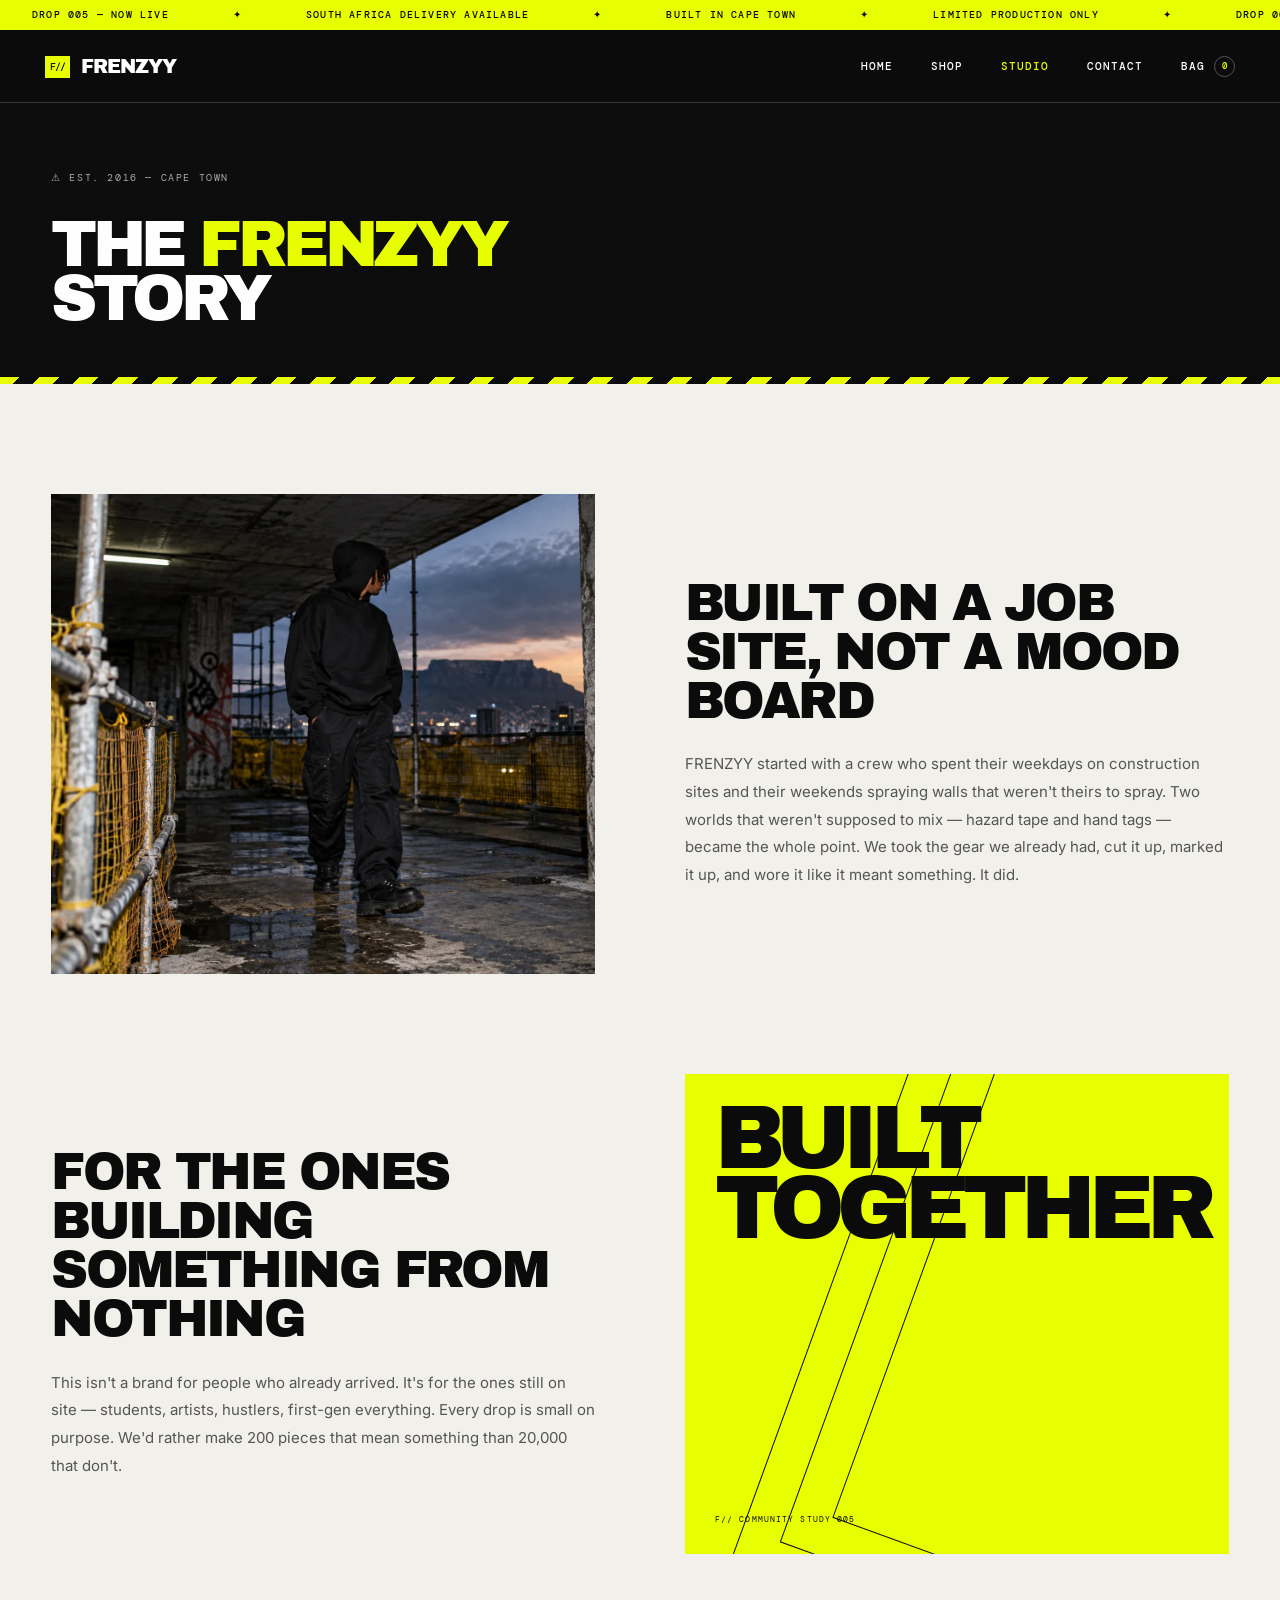
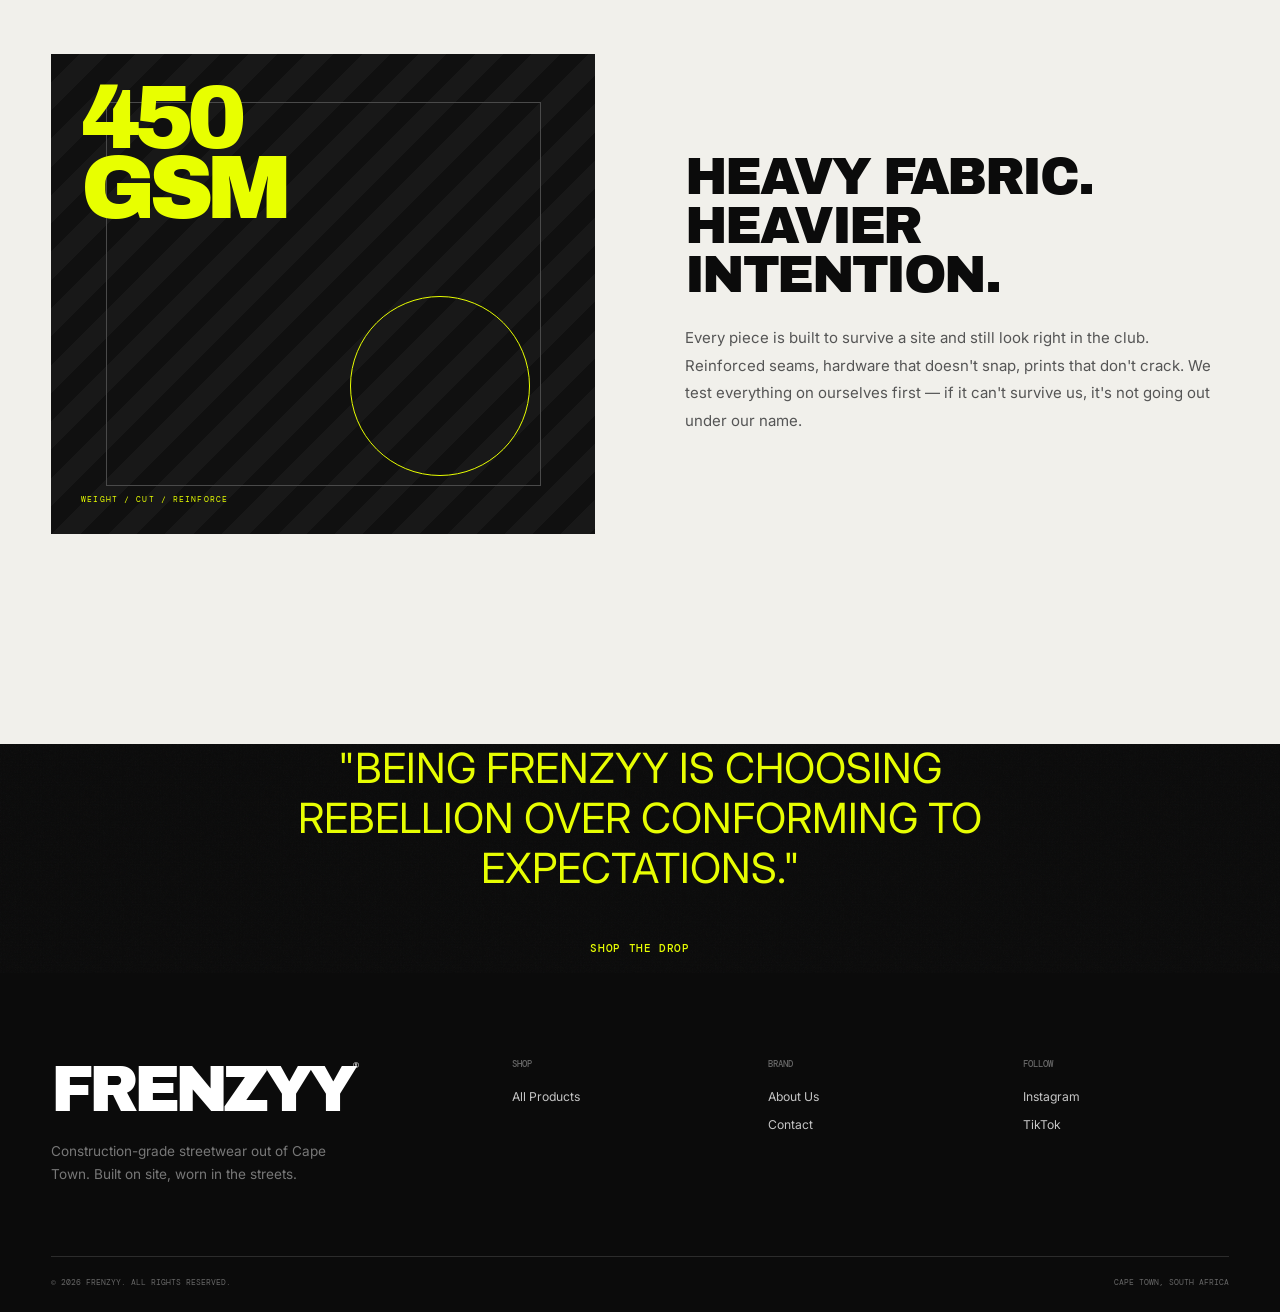
<file: about.html>
<!DOCTYPE html>
<html lang="en">
<head>
<meta charset="UTF-8" />
<meta name="viewport" content="width=device-width, initial-scale=1.0" />
<title>About — FRENZYY</title>
<link rel="stylesheet" href="css/styles.css?v=3" />
</head>
<body>

<div class="top-bar">
  <div class="marquee">
    <div class="marquee-track">
      <span>FRENZYY DROP 005 OUT NOW</span>
      <span>UNDER CONSTRUCTION SINCE DAY ONE</span>
      <span>LIMITED RUN — STOCK WON'T LAST</span>
      <span>HANDLE WITH CARE</span>
      <span>FRENZYY DROP 005 OUT NOW</span>
      <span>UNDER CONSTRUCTION SINCE DAY ONE</span>
      <span>LIMITED RUN — STOCK WON'T LAST</span>
      <span>HANDLE WITH CARE</span>
    </div>
  </div>
</div>

<header class="site-header">
  <div class="nav-wrap">
    <a href="index.html" class="brand-logo"><span class="bolt">⚙</span> FRENZYY</a>
    <button class="burger" id="burgerBtn" aria-label="Menu">&#9776;</button>
    <nav class="nav-menu" id="navMenu">
      <a href="index.html">Home</a>
      <a href="shop.html">Shop</a>
      <a href="about.html" class="active">About</a>
      <a href="contact.html">Contact</a>
      <a href="cart.html" class="cart-link">Bag <span class="cart-count" id="cartCountNav">0</span></a>
    </nav>
  </div>
</header>

<div class="hero spray-texture" style="padding:70px 4% 50px;">
  <div class="hero-kicker" style="position:relative; z-index:2;">⚠ Est. 2016 — Cape Town</div>
  <h1 style="font-size:clamp(2.2rem,5.4vw,4rem);">THE <span class="tag-word">FRENZYY</span><br>STORY</h1>
</div>

<div class="caution-stripes caution-stripes-thin"></div>

<section>
  <div class="story-block reveal">
    <div class="story-media">
      <img src="images/hero-campaign-v2.webp" alt="FRENZYY utility look photographed on a Cape Town construction site" class="story-photo story-photo-origin">
    </div>
    <div class="story-text">
      <h2>Built On A Job Site, Not A Mood Board</h2>
      <p>FRENZYY started with a crew who spent their weekdays on construction sites and their weekends spraying walls that weren't theirs to spray. Two worlds that weren't supposed to mix — hazard tape and hand tags — became the whole point. We took the gear we already had, cut it up, marked it up, and wore it like it meant something. It did.</p>
    </div>
  </div>

  <div class="story-block reverse reveal">
    <div class="story-media">
      <div class="story-art story-art-community" role="img" aria-label="FRENZYY community field-note artwork"><span>BUILT<br>TOGETHER</span><small>F// COMMUNITY STUDY 005</small></div>
    </div>
    <div class="story-text">
      <h2>For The Ones Building Something From Nothing</h2>
      <p>This isn't a brand for people who already arrived. It's for the ones still on site — students, artists, hustlers, first-gen everything. Every drop is small on purpose. We'd rather make 200 pieces that mean something than 20,000 that don't.</p>
    </div>
  </div>

  <div class="story-block reveal">
    <div class="story-media">
      <div class="story-art story-art-craft" role="img" aria-label="FRENZYY garment construction artwork"><span>450<br>GSM</span><small>WEIGHT / CUT / REINFORCE</small></div>
    </div>
    <div class="story-text">
      <h2>Heavy Fabric. Heavier Intention.</h2>
      <p>Every piece is built to survive a site and still look right in the club. Reinforced seams, hardware that doesn't snap, prints that don't crack. We test everything on ourselves first — if it can't survive us, it's not going out under our name.</p>
    </div>
  </div>
</section>

<div class="section-dark center spray-texture">
  <div class="inner">
    <p class="manifesto-quote" style="font-family:var(--font-display); text-transform:uppercase; font-size:clamp(1.6rem,4vw,2.6rem); color:var(--yellow); max-width:800px; margin:0 auto; line-height:1.2;">
      "Being FRENZYY is choosing rebellion over conforming to expectations."
    </p>
    <a href="shop.html" class="btn btn-fill" style="margin-top:30px;">Shop The Drop</a>
  </div>
</div>

<footer class="site-footer">
  <div class="foot-grid">
    <div class="foot-col" style="flex:1.4; min-width:220px;">
      <div class="foot-brand">FRENZYY</div>
      <p style="font-size:.85rem; line-height:1.7; max-width:300px;">Construction-grade streetwear out of Cape Town. Built on site, worn in the streets.</p>
    </div>
    <div class="foot-col">
      <h4>Shop</h4>
      <a href="shop.html">All Products</a>
    </div>
    <div class="foot-col">
      <h4>Brand</h4>
      <a href="about.html">About Us</a>
      <a href="contact.html">Contact</a>
    </div>
    <div class="foot-col">
      <h4>Follow</h4>
      <a href="#">Instagram</a>
      <a href="#">TikTok</a>
    </div>
  </div>
  <div class="foot-bottom">
    <span>&copy; 2026 FRENZYY. ALL RIGHTS RESERVED.</span>
    <span>CAPE TOWN, SOUTH AFRICA</span>
  </div>
</footer>

<script src="js/data.js?v=3"></script>
<script src="js/cart.js"></script>
<script src="js/main.js?v=3"></script>
</body>
</html>
</file>
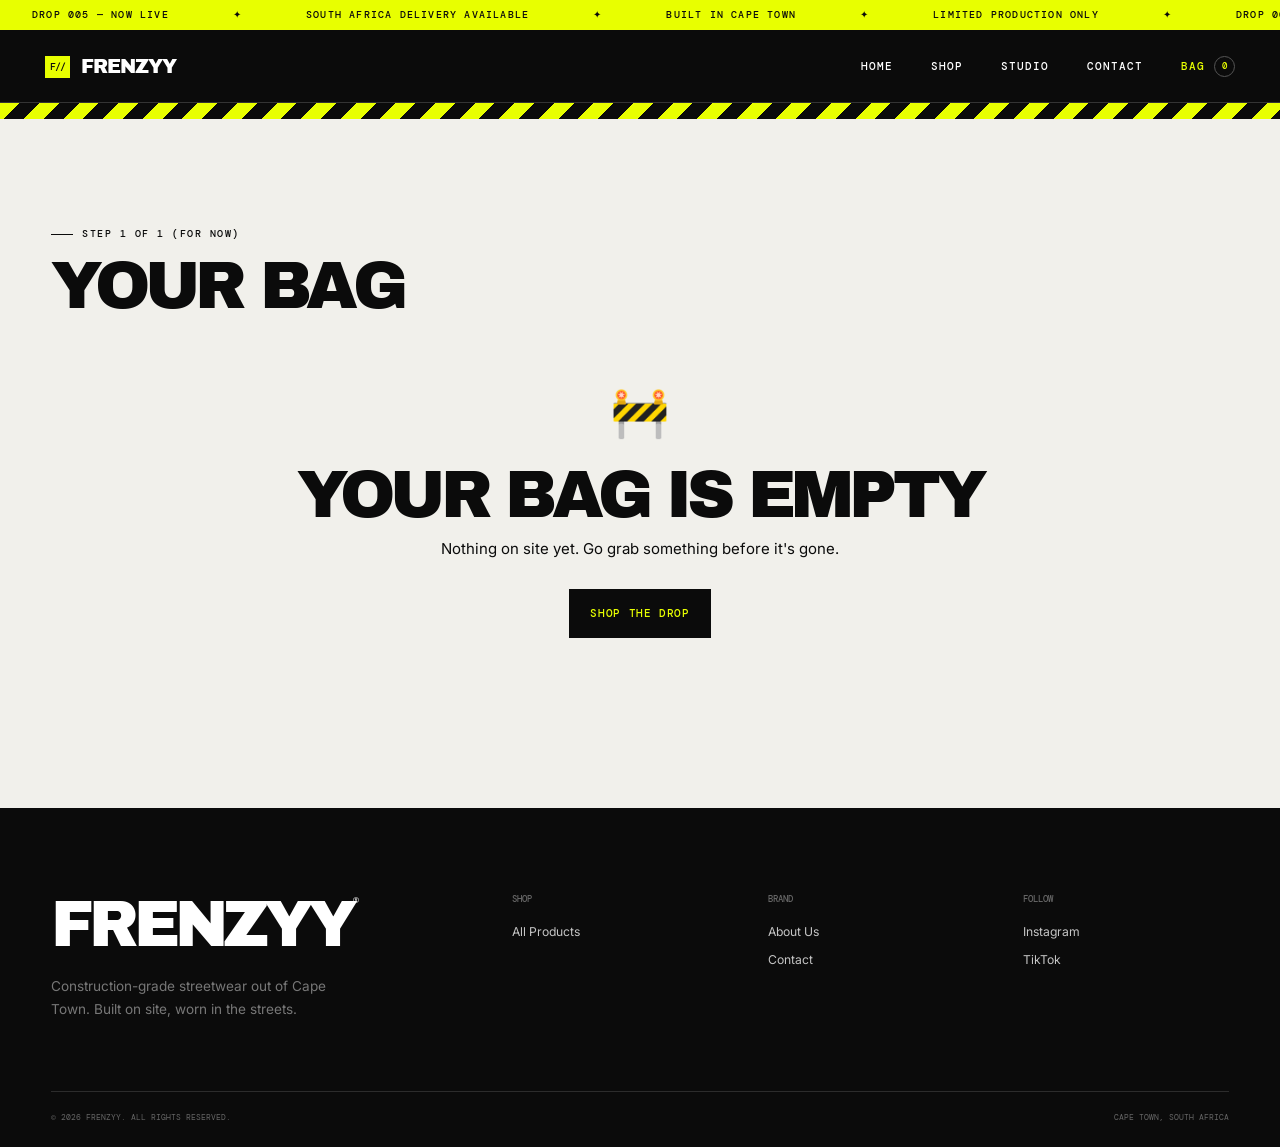
<file: cart.html>
<!DOCTYPE html>
<html lang="en">
<head>
<meta charset="UTF-8" />
<meta name="viewport" content="width=device-width, initial-scale=1.0" />
<title>Your Bag — FRENZYY</title>
<link rel="stylesheet" href="css/styles.css?v=3" />
</head>
<body>

<div class="top-bar">
  <div class="marquee">
    <div class="marquee-track">
      <span>FRENZYY DROP 005 OUT NOW</span>
      <span>UNDER CONSTRUCTION SINCE DAY ONE</span>
      <span>LIMITED RUN — STOCK WON'T LAST</span>
      <span>HANDLE WITH CARE</span>
      <span>FRENZYY DROP 005 OUT NOW</span>
      <span>UNDER CONSTRUCTION SINCE DAY ONE</span>
      <span>LIMITED RUN — STOCK WON'T LAST</span>
      <span>HANDLE WITH CARE</span>
    </div>
  </div>
</div>

<header class="site-header">
  <div class="nav-wrap">
    <a href="index.html" class="brand-logo"><span class="bolt">⚙</span> FRENZYY</a>
    <button class="burger" id="burgerBtn" aria-label="Menu">&#9776;</button>
    <nav class="nav-menu" id="navMenu">
      <a href="index.html">Home</a>
      <a href="shop.html">Shop</a>
      <a href="about.html">About</a>
      <a href="contact.html">Contact</a>
      <a href="cart.html" class="cart-link active">Bag <span class="cart-count" id="cartCountNav">0</span></a>
    </nav>
  </div>
</header>

<div class="caution-stripes" style="height:16px;"></div>

<section>
  <div class="eyebrow">Step 1 Of 1 (For Now)</div>
  <h2 class="section-title">Your Bag</h2>
  <div id="cartWrap"></div>
</section>

<!-- CHECKOUT PLACEHOLDER MODAL -->
<div class="modal-overlay" id="checkoutModal">
  <div class="modal-box">
    <button class="modal-close" onclick="closeCheckoutModal()">&times;</button>
    <h3>🚧 Checkout Coming Soon</h3>
    <p>Online payments are still under construction. Copy your order summary below and send it to us on WhatsApp or Instagram to lock it in — we'll confirm stock and get you paid up manually for now.</p>
    <div class="modal-actions">
      <button class="btn btn-fill btn-sm" id="copySummaryBtn" onclick="copyOrderSummary()">Copy Order Summary</button>
      <a class="btn btn-outline btn-sm" href="contact.html">Go To Contact</a>
    </div>
  </div>
</div>

<footer class="site-footer">
  <div class="foot-grid">
    <div class="foot-col" style="flex:1.4; min-width:220px;">
      <div class="foot-brand">FRENZYY</div>
      <p style="font-size:.85rem; line-height:1.7; max-width:300px;">Construction-grade streetwear out of Cape Town. Built on site, worn in the streets.</p>
    </div>
    <div class="foot-col">
      <h4>Shop</h4>
      <a href="shop.html">All Products</a>
    </div>
    <div class="foot-col">
      <h4>Brand</h4>
      <a href="about.html">About Us</a>
      <a href="contact.html">Contact</a>
    </div>
    <div class="foot-col">
      <h4>Follow</h4>
      <a href="#">Instagram</a>
      <a href="#">TikTok</a>
    </div>
  </div>
  <div class="foot-bottom">
    <span>&copy; 2026 FRENZYY. ALL RIGHTS RESERVED.</span>
    <span>CAPE TOWN, SOUTH AFRICA</span>
  </div>
</footer>

<script src="js/data.js?v=3"></script>
<script src="js/cart.js"></script>
<script src="js/main.js?v=3"></script>
<script>
  renderCartPage();
</script>
</body>
</html>
</file>
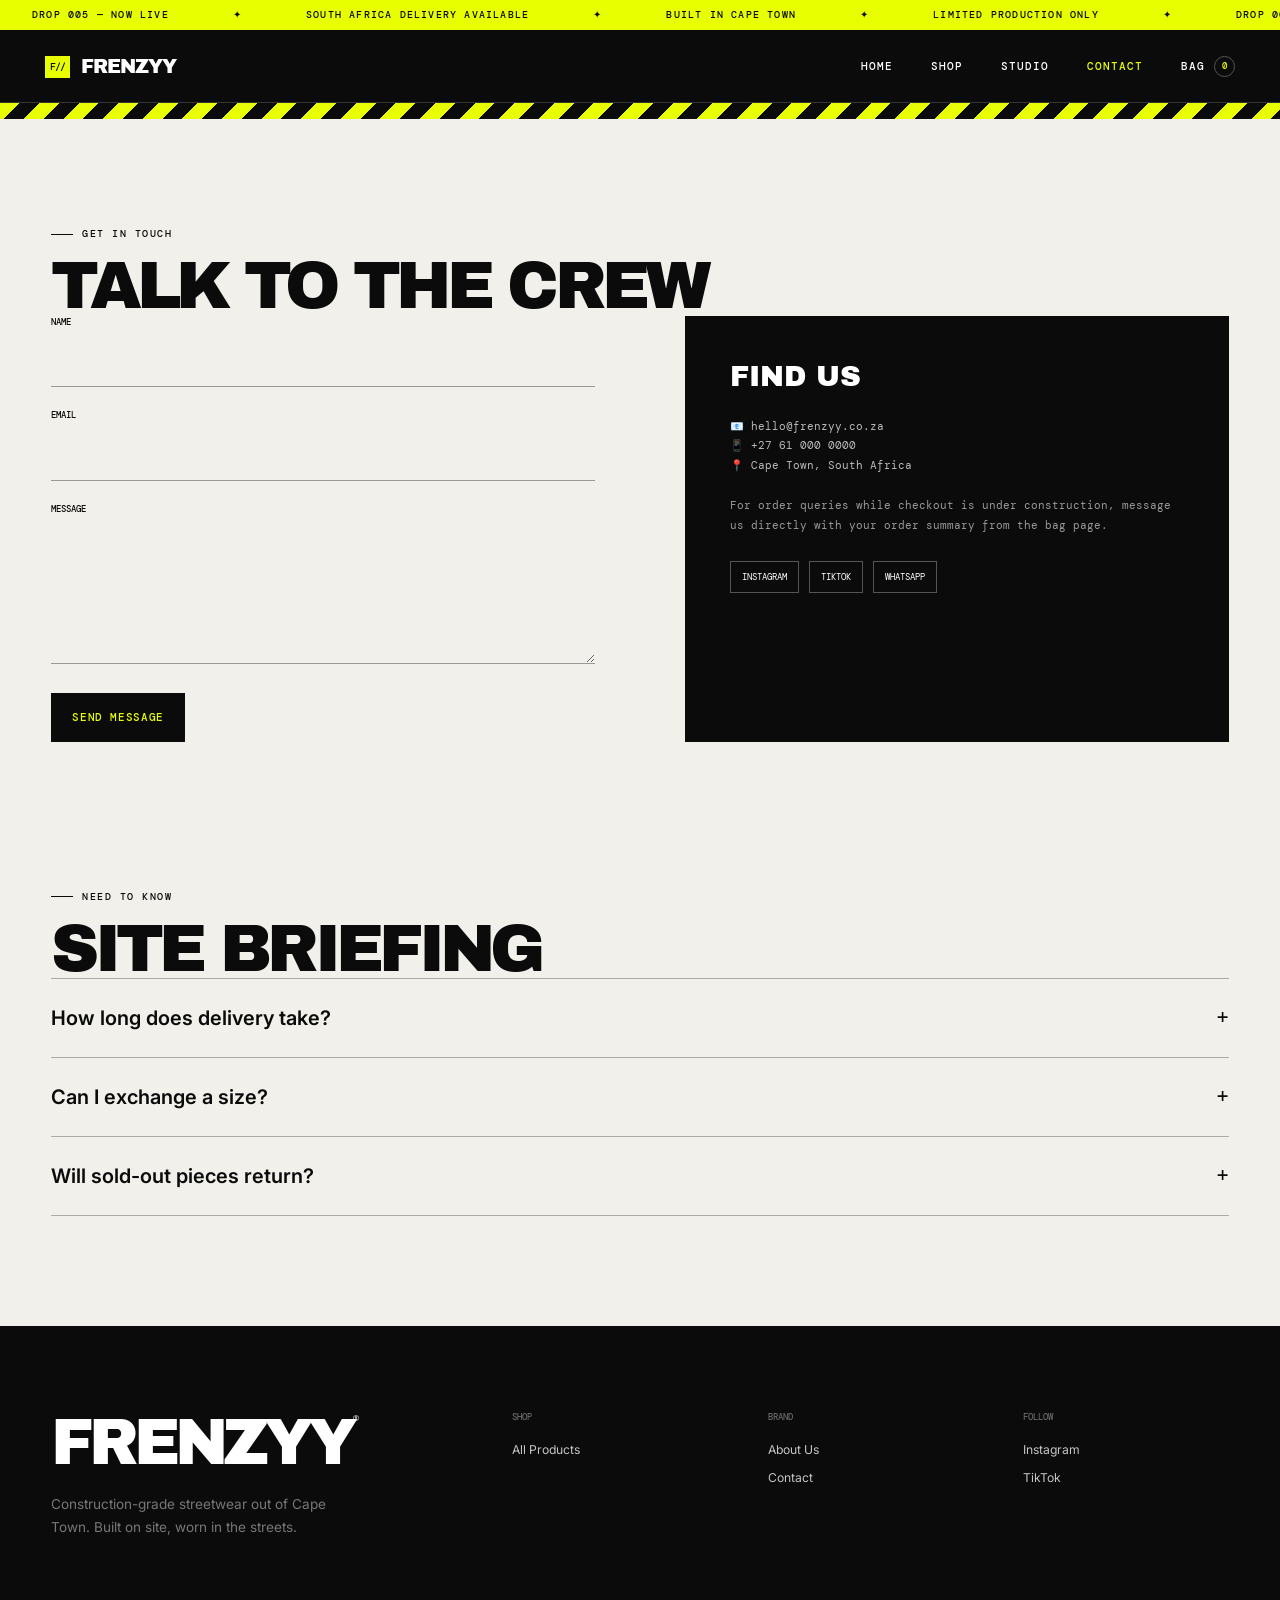
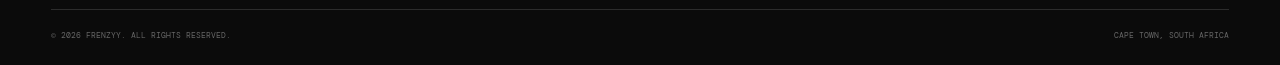
<file: contact.html>
<!DOCTYPE html>
<html lang="en">
<head>
<meta charset="UTF-8" />
<meta name="viewport" content="width=device-width, initial-scale=1.0" />
<title>Contact — FRENZYY</title>
<link rel="stylesheet" href="css/styles.css?v=3" />
</head>
<body>

<div class="top-bar">
  <div class="marquee">
    <div class="marquee-track">
      <span>FRENZYY DROP 005 OUT NOW</span>
      <span>UNDER CONSTRUCTION SINCE DAY ONE</span>
      <span>LIMITED RUN — STOCK WON'T LAST</span>
      <span>HANDLE WITH CARE</span>
      <span>FRENZYY DROP 005 OUT NOW</span>
      <span>UNDER CONSTRUCTION SINCE DAY ONE</span>
      <span>LIMITED RUN — STOCK WON'T LAST</span>
      <span>HANDLE WITH CARE</span>
    </div>
  </div>
</div>

<header class="site-header">
  <div class="nav-wrap">
    <a href="index.html" class="brand-logo"><span class="bolt">⚙</span> FRENZYY</a>
    <button class="burger" id="burgerBtn" aria-label="Menu">&#9776;</button>
    <nav class="nav-menu" id="navMenu">
      <a href="index.html">Home</a>
      <a href="shop.html">Shop</a>
      <a href="about.html">About</a>
      <a href="contact.html" class="active">Contact</a>
      <a href="cart.html" class="cart-link">Bag <span class="cart-count" id="cartCountNav">0</span></a>
    </nav>
  </div>
</header>

<div class="caution-stripes" style="height:16px;"></div>

<section>
  <div class="eyebrow">Get In Touch</div>
  <h2 class="section-title">Talk To The Crew</h2>

  <div class="contact-grid">
    <form id="contactForm" class="reveal">
      <div class="form-field">
        <label for="cf-name">Name</label>
        <input type="text" id="cf-name" required />
      </div>
      <div class="form-field">
        <label for="cf-email">Email</label>
        <input type="email" id="cf-email" required />
      </div>
      <div class="form-field">
        <label for="cf-message">Message</label>
        <textarea id="cf-message" rows="5" required></textarea>
      </div>
      <button type="submit" class="btn btn-fill">Send Message</button>
    </form>

    <div class="contact-info-box reveal">
      <h3>Find Us</h3>
      <p>📧 hello@frenzyy.co.za</p>
      <p>📱 +27 61 000 0000</p>
      <p>📍 Cape Town, South Africa</p>
      <p style="margin-top:20px; color:#999;">For order queries while checkout is under construction, message us directly with your order summary from the bag page.</p>
      <div class="social-row">
        <a href="#">Instagram</a>
        <a href="#">TikTok</a>
        <a href="#">WhatsApp</a>
      </div>
    </div>
  </div>
</section>

<section class="faq-section">
  <div class="eyebrow">Need To Know</div>
  <h2 class="section-title">Site Briefing</h2>
  <div class="faq-list">
    <div class="faq-item"><button class="faq-button" type="button" aria-expanded="false"><span>How long does delivery take?</span><b>+</b></button><div class="faq-answer"><p>Delivery timing and cost are confirmed directly with you while online checkout is being completed.</p></div></div>
    <div class="faq-item"><button class="faq-button" type="button" aria-expanded="false"><span>Can I exchange a size?</span><b>+</b></button><div class="faq-answer"><p>Contact the crew with your order details. Exchange availability depends on remaining stock in the drop.</p></div></div>
    <div class="faq-item"><button class="faq-button" type="button" aria-expanded="false"><span>Will sold-out pieces return?</span><b>+</b></button><div class="faq-answer"><p>Most drops are not repeated. Join the release list on the home page for first access to the next run.</p></div></div>
  </div>
</section>

<footer class="site-footer">
  <div class="foot-grid">
    <div class="foot-col" style="flex:1.4; min-width:220px;">
      <div class="foot-brand">FRENZYY</div>
      <p style="font-size:.85rem; line-height:1.7; max-width:300px;">Construction-grade streetwear out of Cape Town. Built on site, worn in the streets.</p>
    </div>
    <div class="foot-col">
      <h4>Shop</h4>
      <a href="shop.html">All Products</a>
    </div>
    <div class="foot-col">
      <h4>Brand</h4>
      <a href="about.html">About Us</a>
      <a href="contact.html">Contact</a>
    </div>
    <div class="foot-col">
      <h4>Follow</h4>
      <a href="#">Instagram</a>
      <a href="#">TikTok</a>
    </div>
  </div>
  <div class="foot-bottom">
    <span>&copy; 2026 FRENZYY. ALL RIGHTS RESERVED.</span>
    <span>CAPE TOWN, SOUTH AFRICA</span>
  </div>
</footer>

<script src="js/data.js?v=3"></script>
<script src="js/cart.js"></script>
<script src="js/main.js?v=3"></script>
<script>
  initContactForm();
</script>
</body>
</html>
</file>
<file: css/styles.css>
@import url('https://fonts.googleapis.com/css2?family=Archivo+Black&family=DM+Mono:wght@300;400;500&family=Inter:wght@400;500;600;700&display=swap');

:root{
  --yellow:#e8ff00; --ink:#0b0b0b; --coal:#151515; --paper:#f1f0eb;
  --white:#fff; --grey:#a5a5a0; --red:#ff3c1f; --line:#2a2a2a;
  --display:'Archivo Black',Impact,sans-serif; --body:'Inter',Arial,sans-serif; --mono:'DM Mono',monospace;
}
*,*::before,*::after{box-sizing:border-box;margin:0;padding:0}
html{scroll-behavior:smooth}
body{background:var(--paper);color:var(--ink);font-family:var(--body);font-size:15px;line-height:1.5;overflow-x:hidden}
img{display:block;max-width:100%} a{color:inherit;text-decoration:none} button,input,textarea{font:inherit} button{color:inherit}
::selection{background:var(--yellow);color:var(--ink)}

/* ANNOUNCEMENT + NAV */
.top-bar{height:31px;background:var(--yellow);color:var(--ink);overflow:hidden;border-bottom:1px solid var(--ink)}
.marquee{overflow:hidden;white-space:nowrap}.marquee-track{display:inline-flex;min-width:max-content;animation:marquee 28s linear infinite}
.marquee-track span{font:500 10px/30px var(--mono);text-transform:uppercase;letter-spacing:.12em;padding:0 32px}
.marquee-track span::after{content:'✦';margin-left:64px}@keyframes marquee{to{transform:translateX(-50%)}}
.site-header{height:72px;background:var(--ink);color:var(--white);position:sticky;top:0;z-index:1000;border-bottom:1px solid #343434}
.nav-wrap{height:100%;max-width:1600px;margin:auto;padding:0 3.5vw;display:flex;align-items:center;justify-content:space-between}
.brand-logo{font:1.22rem/1 var(--display);letter-spacing:-.05em;display:flex;align-items:center;gap:11px}
.brand-mark{font:500 10px/1 var(--mono);background:var(--yellow);color:var(--ink);padding:6px 5px;letter-spacing:-.1em}
.nav-menu{display:flex;align-items:center;gap:38px}.nav-menu a{font:500 11px/1 var(--mono);letter-spacing:.09em;text-transform:uppercase;transition:color .2s}
.nav-menu a:hover,.nav-menu a.active{color:var(--yellow)}.cart-link{display:flex;align-items:center;gap:9px}
.cart-count{min-width:21px;height:21px;border:1px solid #555;border-radius:50%;display:grid;place-items:center;font-size:9px;color:var(--yellow)}
.burger{display:none;width:30px;height:24px;border:0;background:transparent;position:relative}.burger span{position:absolute;left:0;width:100%;height:1px;background:white;transition:.25s}.burger span:first-child{top:7px}.burger span:last-child{top:16px}.burger.open span:first-child{transform:rotate(45deg);top:12px}.burger.open span:last-child{transform:rotate(-45deg);top:12px}

/* HOME HERO */
.home-hero{height:calc(100svh - 103px);min-height:690px;max-width:none;padding:0;display:grid;grid-template-columns:49% 51%;background:var(--ink);color:white;position:relative;overflow:hidden}
.hero-copy{padding:clamp(55px,8vh,100px) 5vw 38px 4vw;display:flex;flex-direction:column;position:relative;z-index:2}
.hero-kicker{font:400 10px/1 var(--mono);letter-spacing:.16em;text-transform:uppercase;color:#aaa;margin-bottom:clamp(50px,10vh,110px)}
.hero-kicker span{color:var(--ink);background:var(--yellow);padding:5px 7px;margin-right:9px}
.hero-copy h1{font:clamp(3.8rem,6.7vw,7.5rem)/.84 var(--display);letter-spacing:-.075em;text-transform:uppercase;max-width:850px}
.hero-copy h1 em{font-style:normal;color:var(--yellow);white-space:nowrap}
.hero-copy .lede{max-width:475px;color:#b7b7b2;font-size:clamp(.9rem,1.1vw,1.05rem);line-height:1.65;margin:32px 0}
.hero-cta{display:flex;align-items:center;gap:34px}.text-link{font:500 11px/1 var(--mono);text-transform:uppercase;letter-spacing:.06em;border-bottom:1px solid currentColor;padding-bottom:5px;display:inline-flex;gap:16px;width:max-content}.text-link span{transition:transform .2s}.text-link:hover span{transform:translateX(4px)}
.btn{display:inline-flex;align-items:center;justify-content:space-between;gap:25px;border:1px solid var(--ink);padding:15px 20px;min-height:49px;font:500 11px/1 var(--mono);letter-spacing:.06em;text-transform:uppercase;cursor:pointer;transition:.25s;background:transparent}
.btn-light{background:white;color:var(--ink);border-color:white}.btn-light:hover{background:var(--yellow);border-color:var(--yellow)}
.btn-yellow{background:var(--yellow);color:var(--ink);border-color:var(--yellow)}.btn-yellow:hover{background:white;border-color:white}.btn-fill{background:var(--ink);color:var(--yellow)}.btn-fill:hover{background:var(--yellow);color:var(--ink)}.btn-outline{background:transparent;color:var(--ink)}.btn-outline:hover{background:var(--ink);color:white}.btn-block{width:100%}.btn-sm{padding:10px 13px;min-height:40px}
.hero-specs{display:grid;grid-template-columns:repeat(3,1fr);border-top:1px solid #333;margin-top:auto;padding-top:20px;gap:20px;font:400 10px/1.45 var(--mono);text-transform:uppercase;color:#ddd}
.hero-specs span{display:block;color:#666;margin-bottom:5px;font-size:8px;letter-spacing:.1em}
.hero-visual{height:100%;position:relative;overflow:hidden;background:#222}.hero-visual::after{content:'';position:absolute;inset:0;background:linear-gradient(90deg,rgba(11,11,11,.45),transparent 35%),linear-gradient(0deg,rgba(0,0,0,.35),transparent 35%);pointer-events:none}.hero-visual img{width:100%;height:100%;object-fit:cover;object-position:54% center;filter:saturate(.72) contrast(1.05)}
.image-index,.image-caption{position:absolute;z-index:2;font:400 9px/1.5 var(--mono);letter-spacing:.12em;text-transform:uppercase}.image-index{top:30px;right:32px}.image-index span{color:var(--yellow)}.image-caption{right:32px;bottom:31px;text-align:right}
.hero-side-label{position:absolute;z-index:3;right:12px;top:50%;writing-mode:vertical-rl;transform:translateY(-50%);font:400 8px var(--mono);letter-spacing:.24em;color:rgba(255,255,255,.65)}

/* SHARED SECTIONS */
section{max-width:1500px;margin:auto;padding:110px 4vw}.drop-section{max-width:none;background:var(--paper);padding-top:120px;padding-bottom:130px}
.section-heading{display:grid;grid-template-columns:1fr 280px;align-items:end;gap:60px;max-width:1400px;margin:0 auto 70px}
.eyebrow{font:500 10px/1 var(--mono);letter-spacing:.15em;text-transform:uppercase;margin-bottom:18px;display:flex;align-items:center;gap:9px}.eyebrow::before{content:'';width:22px;height:1px;background:currentColor}.eyebrow-light{color:#aaa}
.section-title{font:clamp(2.8rem,5.2vw,5.8rem)/.88 var(--display);letter-spacing:-.07em;text-transform:uppercase}
.section-note{font-size:.82rem;color:#5c5c58;line-height:1.65}.section-note>span{font:500 9px var(--mono);text-transform:uppercase;color:var(--ink);display:block;padding-bottom:12px;border-bottom:1px solid #bbb;margin-bottom:15px}.section-note p{margin-bottom:24px}

/* PRODUCT CARDS */
.product-grid{display:grid;grid-template-columns:repeat(3,minmax(0,1fr));gap:2px;max-width:1400px;margin:auto;background:#bdbdb7;border:1px solid #bdbdb7}
.product-card{background:var(--paper);min-width:0;position:relative;display:flex;flex-direction:column}.product-media{height:clamp(380px,40vw,580px);position:relative;overflow:hidden;background:#d7d7d1}.product-media>img{width:100%;height:100%;object-fit:cover;transition:transform .7s cubic-bezier(.2,.75,.2,1)}.product-card:hover .product-media>img{transform:scale(1.025)}
.tag-pill{position:absolute;z-index:3;top:15px;left:15px;background:var(--yellow);padding:6px 9px;font:500 8px/1 var(--mono);letter-spacing:.1em;border:1px solid var(--ink)}.tag-pill.low{background:var(--red);color:white}.tag-pill.out{background:var(--ink);color:white}
.product-art{height:100%;width:100%;position:relative;display:flex;align-items:flex-end;padding:25px!important;overflow:hidden;text-transform:uppercase;background:#bfc0ba;color:var(--ink)}.product-art::before{content:'';position:absolute;width:62%;height:72%;left:19%;top:13%;background:#191919;clip-path:polygon(21% 0,79% 0,91% 17%,100% 28%,87% 38%,82% 100%,18% 100%,13% 38%,0 28%,9% 17%);filter:drop-shadow(12px 18px 12px rgba(0,0,0,.22));transition:transform .6s}.product-card:hover .product-art::before{transform:scale(1.025) rotate(-1deg)}
.product-art::after{content:'F//';position:absolute;top:43%;left:50%;transform:translate(-50%,-50%);color:var(--yellow);font:1.8rem var(--display);letter-spacing:-.1em}
.product-art.art-pants{background:#9da09a}.product-art.art-pants::before{clip-path:polygon(24% 0,76% 0,82% 100%,56% 100%,50% 43%,44% 100%,18% 100%)}
.product-art.art-tees{background:#deddd6}.product-art.art-tees::before{background:#f2f0e8;clip-path:polygon(28% 0,40% 7%,60% 7%,72% 0,100% 20%,84% 40%,75% 32%,79% 100%,21% 100%,25% 32%,16% 40%,0 20%)}
.product-art.art-tees::after{color:var(--ink)}.product-art.art-jackets{background:#827f79}.product-art.art-accessories{background:#d3d0c6}.product-art.art-accessories::before{height:45%;top:27%;clip-path:polygon(22% 20%,37% 4%,61% 0,80% 17%,100% 53%,70% 47%,17% 70%,0 58%)}
.art-code,.art-name{position:relative;z-index:2;font:500 8px var(--mono)}.art-name{margin-left:auto}.product-art i{position:absolute;inset:12px;border:1px solid rgba(0,0,0,.22)}
.product-info{padding:18px 18px 16px;min-height:150px;display:flex;flex-direction:column;background:var(--paper)}.product-topline{display:flex;justify-content:space-between;gap:15px}.product-cat,.product-price{font:400 8px/1.4 var(--mono);text-transform:uppercase;color:#686864;letter-spacing:.04em}.product-price{color:var(--ink);white-space:nowrap}.product-name{font-weight:600;font-size:.98rem;margin-top:7px}.card-link{margin-top:auto;padding-top:18px;border-top:1px solid #c5c5bf;display:flex;justify-content:space-between;font:500 9px var(--mono);text-transform:uppercase}.card-link b{font-size:14px;transition:transform .2s}.card-link:hover b{transform:translate(3px,-3px)}

/* HOME EDITORIAL */
.manifesto-section{max-width:none;padding:0;display:grid;grid-template-columns:1.05fr .95fr;background:var(--ink);color:white;min-height:760px}
.manifesto-image{min-height:700px;position:relative;overflow:hidden;background:linear-gradient(120deg,transparent 25%,rgba(232,255,0,.75) 25% 27%,transparent 27%),repeating-linear-gradient(135deg,#1b1b1b 0 18px,#111 18px 36px)}
.manifesto-image::before{content:'';position:absolute;inset:8%;border:1px solid #555;background:radial-gradient(circle at 70% 30%,rgba(232,255,0,.13),transparent 22%),linear-gradient(45deg,transparent 48%,#343434 49% 51%,transparent 52%)}
.manifesto-image::after{content:'STILL BUILDING';position:absolute;left:7%;bottom:7%;font:clamp(3rem,7vw,8rem)/.8 var(--display);letter-spacing:-.08em;color:transparent;-webkit-text-stroke:1px rgba(255,255,255,.22);width:80%}
.manifesto-image>span{position:absolute;z-index:2;right:7%;top:7%;font:1.2rem var(--mono);color:var(--yellow)}
.manifesto-copy{padding:clamp(70px,9vw,145px) clamp(35px,7vw,110px);position:relative}.manifesto-copy h2{font:clamp(2.6rem,4.5vw,5.3rem)/.94 var(--display);text-transform:uppercase;letter-spacing:-.065em;max-width:700px}.manifesto-copy p{color:#aaa;line-height:1.8;max-width:520px;margin:35px 0}.manifesto-sign{position:absolute;right:4vw;bottom:35px;font:400 8px/1.5 var(--mono);letter-spacing:.2em;text-align:right;color:#666}
.statement-strip{background:var(--yellow);border-block:1px solid var(--ink);overflow:hidden;white-space:nowrap;height:70px}.statement-strip div{font:2.25rem/68px var(--display);letter-spacing:-.05em;animation:strip 18s linear infinite;width:max-content}@keyframes strip{to{transform:translateX(-25%)}}
.community-section{max-width:none;padding:100px 5vw;display:grid;grid-template-columns:1fr 1fr;gap:10vw;align-items:end}.signup-form label{font-size:.86rem;display:block;margin-bottom:26px}.signup-row{display:flex;border-bottom:2px solid var(--ink)}.signup-row input{background:none;border:0;outline:0;flex:1;padding:16px 0;font:500 11px var(--mono);letter-spacing:.08em}.signup-row button{border:0;background:none;font:500 11px var(--mono);text-transform:uppercase;cursor:pointer;padding:16px}.signup-form small{display:block;color:#777;font:400 8px var(--mono);margin-top:12px}

/* INTERIOR PAGES */
.caution-stripes{height:12px;background:repeating-linear-gradient(135deg,var(--yellow) 0 14px,var(--ink) 14px 28px)}.caution-stripes-thin{height:7px}
.spray-texture{position:relative}.spray-texture::before{content:'';position:absolute;inset:0;pointer-events:none;opacity:.04;background-image:url("data:image/svg+xml,%3Csvg xmlns='http://www.w3.org/2000/svg' width='180' height='180'%3E%3Cfilter id='n'%3E%3CfeTurbulence baseFrequency='.65' numOctaves='3'/%3E%3C/filter%3E%3Crect width='100%25' height='100%25' filter='url(%23n)'/%3E%3C/svg%3E")}
.hero:not(.home-hero){max-width:none;background:var(--ink);color:white;padding:100px 4vw}.hero:not(.home-hero) h1{font:clamp(3.5rem,8vw,8rem)/.85 var(--display);letter-spacing:-.07em;text-transform:uppercase}.hero:not(.home-hero) .tag-word{color:var(--yellow);font-style:normal}.hero:not(.home-hero) .hero-kicker{margin-bottom:35px}.center{text-align:center}.section-dark{max-width:none;background:var(--ink);color:white}.section-dark .inner{max-width:1300px;margin:auto}
.filter-row{display:flex;flex-wrap:wrap;border-bottom:1px solid #bbb;margin:0 0 45px}.filter-pill{border:0;background:none;padding:13px 21px 13px 0;margin-right:25px;font:500 10px var(--mono);text-transform:uppercase;color:#777;cursor:pointer}.filter-pill.active,.filter-pill:hover{color:var(--ink);text-decoration:underline;text-underline-offset:6px}
.catalog-heading{display:grid;grid-template-columns:1fr 280px;gap:60px;align-items:end;margin-bottom:65px}.catalog-note{font-size:.84rem;line-height:1.7;color:#62625e}.catalog-note span{display:block;font:500 9px var(--mono);text-transform:uppercase;color:var(--ink);border-bottom:1px solid #bbb;padding-bottom:12px;margin-bottom:15px}

/* PRODUCT DETAIL */
.product-detail{display:grid;grid-template-columns:1.08fr .92fr;gap:7vw;align-items:start}.pd-media{height:650px;background:#c5c5bf;position:sticky;top:100px;overflow:hidden}.pd-media img{width:100%;height:100%;object-fit:cover}.pd-media .ph{width:100%;height:100%;display:grid;place-items:center;background:repeating-linear-gradient(135deg,#141414 0 22px,#1d1d1d 22px 44px);color:var(--yellow);font:1.3rem var(--display);text-align:center}.pd-info{padding-top:25px}.pd-info h1{font:clamp(2.5rem,4vw,4.8rem)/.91 var(--display);text-transform:uppercase;letter-spacing:-.06em;margin:14px 0}.pd-sku,.product-cat{font:400 9px var(--mono);text-transform:uppercase}.pd-price{font:500 1.1rem var(--mono);margin:25px 0}.pd-desc{line-height:1.8;color:#555;max-width:560px;margin-bottom:35px}.size-row{margin:30px 0}.size-row .label,.qty-row .label{font:500 9px var(--mono);text-transform:uppercase;display:block;margin-bottom:12px}.size-options{display:flex;gap:8px;flex-wrap:wrap}.size-opt{min-width:74px;padding:13px 10px;border:1px solid #aaa;background:transparent;font:500 11px var(--mono);cursor:pointer}.size-opt .stock-hint{display:block;font-size:7px;color:#888;margin-top:3px}.size-opt.selected{background:var(--ink);color:var(--yellow);border-color:var(--ink)}.size-opt.disabled{opacity:.4;cursor:not-allowed;text-decoration:line-through}.qty-row{display:flex;align-items:center;gap:20px;margin-bottom:25px}.qty-row .label{margin:0}.qty-stepper{display:flex;border:1px solid #aaa}.qty-stepper button{width:38px;height:38px;border:0;background:transparent;cursor:pointer}.qty-stepper button:hover{background:var(--yellow)}.qty-val{width:38px;text-align:center;font:500 11px/38px var(--mono)}.stock-note{font:500 9px var(--mono);margin:15px 0}.stock-note.low{color:var(--red)}.stock-note.ok{color:#347442}.pd-actions{display:flex;gap:10px;flex-wrap:wrap}.spec-strip{display:grid;grid-template-columns:repeat(3,1fr);gap:20px;border-top:1px solid #bbb;margin-top:40px;padding-top:20px;font:400 9px/1.5 var(--mono)}.spec-strip span{display:block;color:#888;text-transform:uppercase;font-size:7px;margin-bottom:4px}.product-assurances{margin-top:28px;border-top:1px solid #bbb}.product-assurances>div{display:grid;grid-template-columns:38px 1fr;gap:12px;border-bottom:1px solid #bbb;padding:13px 0;font:400 9px var(--mono);text-transform:uppercase}.product-assurances b{color:#888;font-weight:400}

/* CART */
.cart-layout{display:grid;grid-template-columns:1.6fr 1fr;gap:6vw;align-items:start}.cart-item{display:grid;grid-template-columns:120px 1fr auto;gap:20px;align-items:center;border-top:1px solid #aaa;padding:20px 0}.cart-item:last-child{border-bottom:1px solid #aaa}.thumb{height:120px;background:#222;overflow:hidden}.thumb img{width:100%;height:100%;object-fit:cover}.thumb .ph{width:100%;height:100%;display:grid;place-items:center;color:var(--yellow);font:10px var(--mono)}.ci-name{font-weight:600}.ci-meta{font:9px var(--mono);color:#777;margin:6px 0 12px}.ci-controls{display:flex;align-items:center;gap:14px}.remove-link{border:0;background:0;font:500 8px var(--mono);color:var(--red);text-transform:uppercase;cursor:pointer}.ci-price{font:500 10px var(--mono)}.summary-box{background:var(--ink);color:white;padding:32px;position:sticky;top:100px}.summary-box h3{font:1.4rem var(--display);text-transform:uppercase;margin-bottom:25px}.summary-row{display:flex;justify-content:space-between;color:#aaa;font:400 10px var(--mono);margin:14px 0}.summary-row.total{border-top:1px solid #444;padding-top:18px;color:var(--yellow);font-size:12px}.empty-cart{text-align:center;padding:60px 20px}.big-icon{font-size:3rem;margin-bottom:18px}
.shipping-note{border:1px solid #393939;padding:14px;margin-bottom:22px;font:400 9px/1.55 var(--mono);text-transform:uppercase}.shipping-note b{display:block;color:var(--yellow);font-weight:500;margin-bottom:3px}.shipping-note span{color:#999}

/* ABOUT + CONTACT */
.story-block{display:grid;grid-template-columns:1fr 1fr;gap:7vw;align-items:center;margin-bottom:100px}.story-block.reverse{direction:rtl}.story-block.reverse>*{direction:ltr}.story-media{height:480px;background:#171717;overflow:hidden}.story-media img{width:100%;height:100%;object-fit:cover}.story-media .ph{height:100%;display:grid;place-items:center;color:var(--yellow);font:1rem var(--mono);text-align:center;background:repeating-linear-gradient(135deg,#111 0 16px,#191919 16px 32px)}.story-text h2{font:clamp(2rem,4vw,4rem)/.96 var(--display);text-transform:uppercase;letter-spacing:-.05em;margin-bottom:24px}.story-text p{color:#555;line-height:1.85}.contact-grid{display:grid;grid-template-columns:1fr 1fr;gap:7vw}.form-field{margin-bottom:22px}.form-field label{display:block;font:500 9px var(--mono);text-transform:uppercase;margin-bottom:8px}.form-field input,.form-field textarea{width:100%;border:0;border-bottom:1px solid #999;background:transparent;padding:14px 0;outline:0}.form-field input:focus,.form-field textarea:focus{border-color:var(--ink)}.contact-info-box{background:var(--ink);color:white;padding:45px}.contact-info-box h3{font:1.8rem var(--display);text-transform:uppercase;margin-bottom:25px}.contact-info-box p{font:400 11px/1.8 var(--mono);color:#bbb}.social-row{display:flex;gap:10px;flex-wrap:wrap;margin-top:25px}.social-row a{border:1px solid #555;padding:9px 11px;font:9px var(--mono);text-transform:uppercase}.social-row a:hover{background:var(--yellow);color:var(--ink)}
.story-photo-origin{object-position:55% 45%}.story-art{width:100%;height:100%;position:relative;display:flex;flex-direction:column;justify-content:space-between;padding:30px;color:white;overflow:hidden}.story-art::before,.story-art::after{content:'';position:absolute;pointer-events:none}.story-art span,.story-art small{position:relative;z-index:2}.story-art span{font:clamp(3.2rem,7vw,7.5rem)/.78 var(--display);letter-spacing:-.08em}.story-art small{font:400 8px var(--mono);letter-spacing:.14em}.story-art-community{background:var(--yellow);color:var(--ink)}.story-art-community::before{width:72%;height:120%;right:-15%;top:-10%;border:1px solid var(--ink);transform:rotate(20deg);box-shadow:0 0 0 40px var(--yellow),0 0 0 41px var(--ink),0 0 0 80px var(--yellow),0 0 0 81px var(--ink)}.story-art-craft{background:repeating-linear-gradient(135deg,#101010 0 20px,#181818 20px 40px);color:var(--yellow)}.story-art-craft::before{inset:10%;border:1px solid #4a4a4a}.story-art-craft::after{width:180px;height:180px;border:1px solid var(--yellow);right:12%;bottom:12%;border-radius:50%}.faq-section{padding-top:40px}.faq-list{border-top:1px solid #aaa}.faq-item{border-bottom:1px solid #aaa}.faq-button{width:100%;border:0;background:none;display:flex;justify-content:space-between;align-items:center;padding:25px 0;text-align:left;font:600 clamp(1rem,2vw,1.25rem) var(--body);cursor:pointer}.faq-button b{font:400 1.35rem var(--mono);transition:transform .25s}.faq-answer{display:grid;grid-template-rows:0fr;transition:grid-template-rows .3s ease}.faq-answer p{overflow:hidden;max-width:650px;color:#666;line-height:1.75}.faq-item.open .faq-answer{grid-template-rows:1fr}.faq-item.open .faq-answer p{padding-bottom:25px}.faq-item.open .faq-button b{transform:rotate(45deg)}

/* MODAL */
.modal-overlay{display:none;position:fixed;inset:0;z-index:2000;background:rgba(0,0,0,.82);place-items:center;padding:20px}.modal-overlay.open{display:grid}.modal-box{background:var(--paper);max-width:500px;padding:45px;position:relative}.modal-box h3{font:1.7rem var(--display);text-transform:uppercase;margin-bottom:17px}.modal-box p{line-height:1.7;color:#555;margin-bottom:25px}.modal-close{position:absolute;right:15px;top:12px;border:0;background:0;font-size:1.4rem;cursor:pointer}.modal-actions{display:flex;gap:10px;flex-wrap:wrap}@keyframes pop{from{opacity:0;transform:translateY(15px)}to{opacity:1;transform:none}}.modal-overlay.open .modal-box{animation:pop .25s ease}

/* FOOTER */
.site-footer{background:var(--ink);color:white;padding:85px 4vw 25px}.foot-grid{max-width:1500px;margin:auto;display:grid;grid-template-columns:2fr repeat(3,1fr);gap:50px}.foot-brand{font:clamp(2.8rem,5vw,5.5rem)/1 var(--display);letter-spacing:-.08em}.foot-brand span{font:10px var(--mono);vertical-align:top;letter-spacing:0}.foot-lead p{font-size:.75rem;color:#777;margin-top:18px}.foot-col h4{font:500 9px var(--mono);color:#666;text-transform:uppercase;margin-bottom:18px}.foot-col a{display:block;font-size:.76rem;margin:10px 0;color:#c5c5c5}.foot-col a:hover{color:var(--yellow)}.foot-bottom{max-width:1500px;margin:70px auto 0;padding-top:20px;border-top:1px solid #2c2c2c;display:flex;justify-content:space-between;gap:20px;font:400 8px var(--mono);color:#666;text-transform:uppercase}

.reveal{opacity:1;transform:none;transition:opacity .7s ease,transform .7s ease}.reveal.visible{opacity:1;transform:none}

@media(max-width:900px){
  .site-header{height:64px}.burger{display:block}.nav-menu{position:absolute;left:0;right:0;top:64px;background:var(--ink);display:none;flex-direction:column;align-items:flex-start;padding:28px 5vw;border-top:1px solid #333;gap:25px}.nav-menu.open{display:flex}.nav-menu a{font-size:13px}.home-hero{height:auto;min-height:0;display:flex;flex-direction:column}.hero-copy{min-height:600px;padding:65px 5vw 30px}.hero-kicker{margin-bottom:70px}.hero-copy h1{font-size:clamp(3.6rem,13vw,6.4rem)}.hero-visual{height:70vh;min-height:500px;order:-1}.hero-visual::after{background:linear-gradient(0deg,rgba(11,11,11,.75),transparent 45%)}.hero-side-label{display:none}.hero-specs{margin-top:70px}.section-heading,.catalog-heading{grid-template-columns:1fr}.product-grid{grid-template-columns:repeat(2,minmax(0,1fr))}.product-media{height:54vw}.manifesto-section{grid-template-columns:1fr}.manifesto-image{min-height:580px}.community-section{grid-template-columns:1fr;gap:55px}.product-detail,.cart-layout,.story-block,.story-block.reverse,.contact-grid{grid-template-columns:1fr;direction:ltr}.pd-media{position:relative;top:auto;height:70vw}.summary-box{position:relative;top:auto}.foot-grid{grid-template-columns:1.5fr 1fr 1fr}.foot-lead{grid-column:1/-1}
}
@media(max-width:600px){
  .top-bar{height:28px}.marquee-track span{line-height:27px}.home-hero{padding:0}.hero-visual{height:56vh;min-height:430px}.hero-copy{min-height:560px;padding-top:50px}.hero-copy h1{font-size:13.7vw}.hero-copy h1 em{white-space:normal}.hero-copy .lede{margin:25px 0}.hero-cta{align-items:flex-start;flex-direction:column;gap:22px}.hero-specs{grid-template-columns:1fr 1fr}.hero-specs div:last-child{display:none}section{padding:75px 5vw}.drop-section{padding:80px 4vw}.section-heading{margin-bottom:45px}.section-title{font-size:13vw}.product-grid{grid-template-columns:1fr;gap:1px}.product-media{height:115vw}.manifesto-image{min-height:450px}.manifesto-copy{padding:70px 6vw 110px}.statement-strip{height:55px}.statement-strip div{font-size:1.7rem;line-height:54px}.community-section{padding:75px 5vw}.foot-grid{grid-template-columns:1fr 1fr;gap:35px}.foot-lead{grid-column:1/-1}.foot-bottom{flex-direction:column}.product-detail{gap:35px}.pd-media{height:115vw}.spec-strip{grid-template-columns:1fr 1fr}.cart-item{grid-template-columns:85px 1fr}.thumb{height:90px}.ci-price{grid-column:2}.story-media{height:110vw}.contact-info-box{padding:30px}.modal-box{padding:38px 25px}.section-dark{padding-inline:5vw}
}
@media(prefers-reduced-motion:reduce){*,*::before,*::after{scroll-behavior:auto!important;animation-duration:.01ms!important;animation-iteration-count:1!important;transition-duration:.01ms!important}.reveal{opacity:1;transform:none}}
</file>
